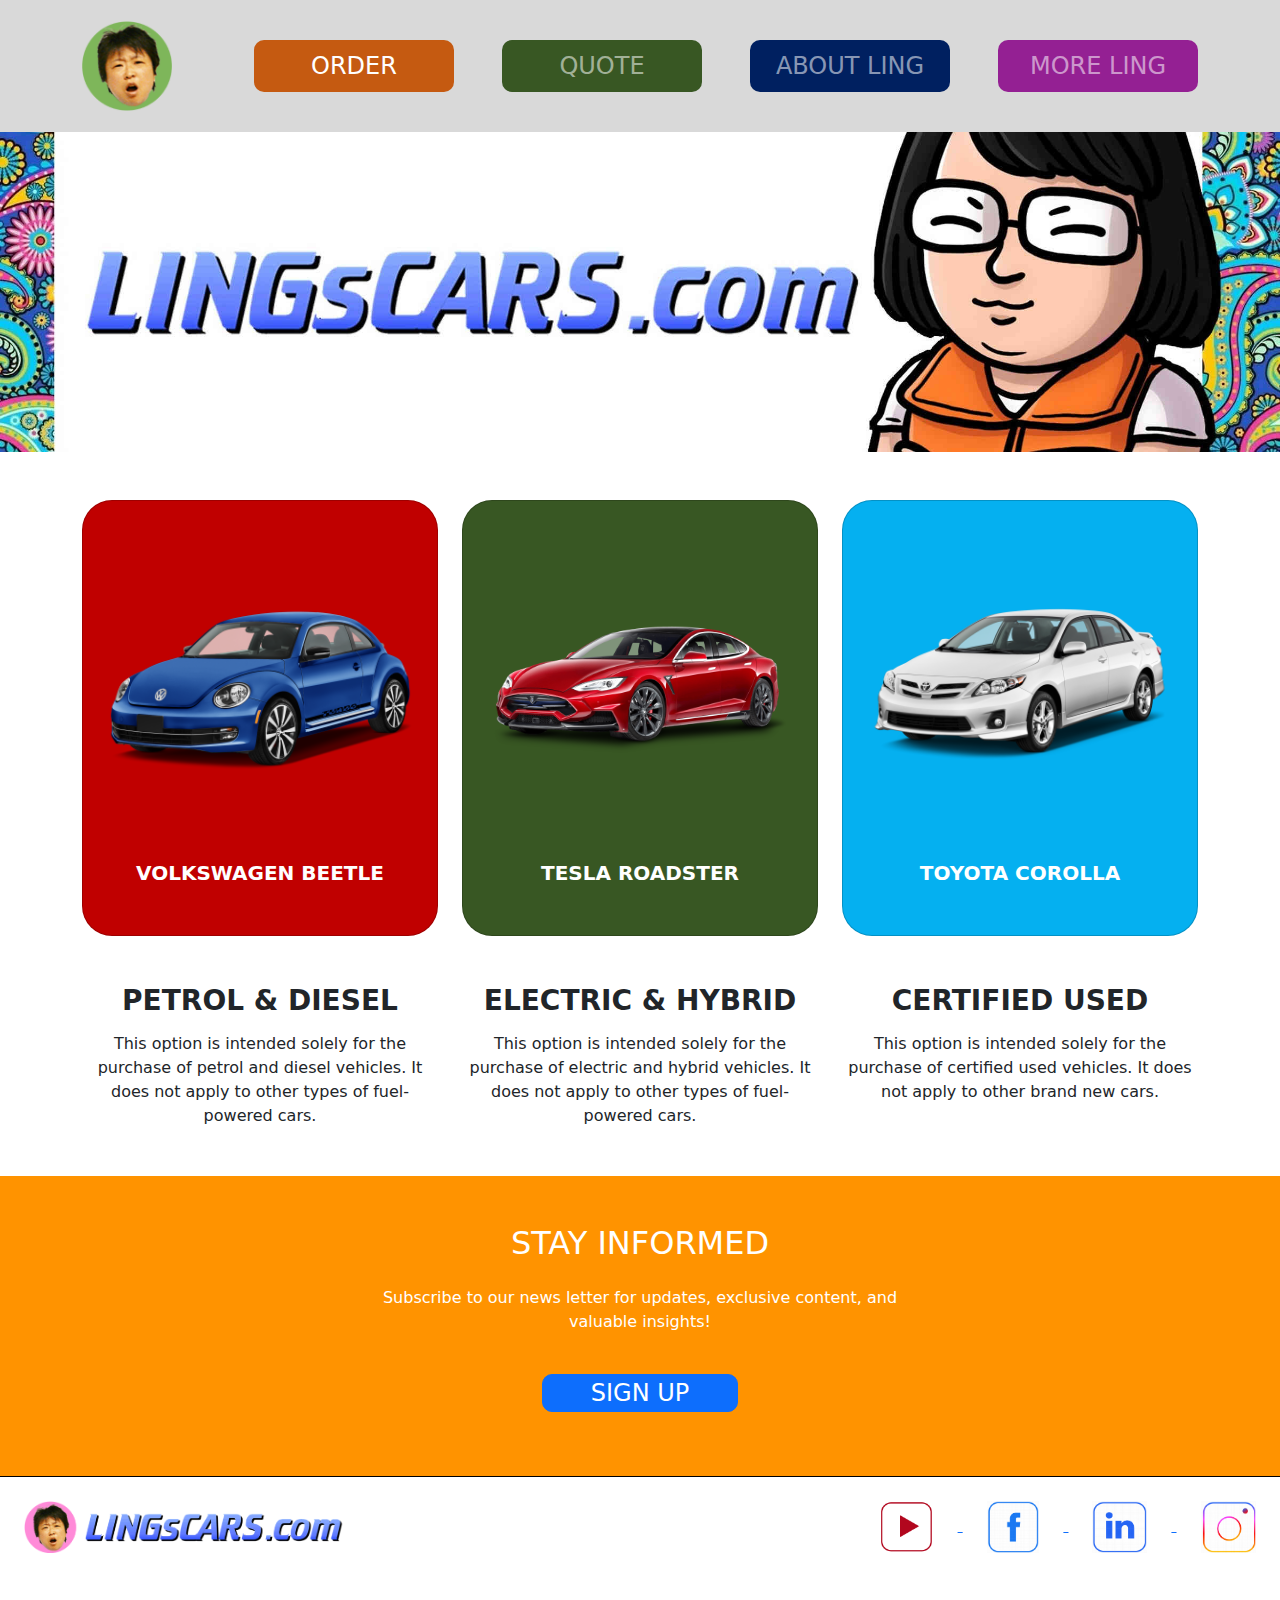
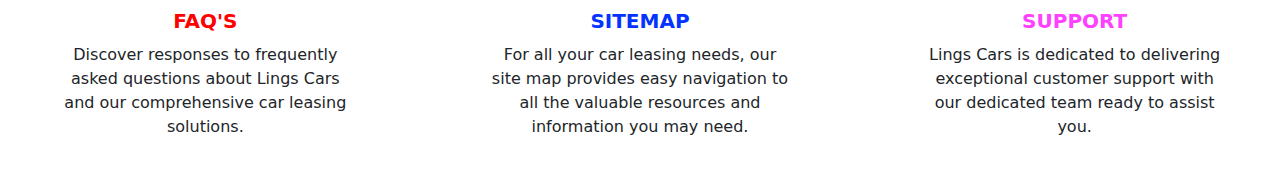
<file: index.html>
<!DOCTYPE html>
<html lang="en">
<head>
   <meta charset="UTF-8">
   <meta name="viewport" content="width=device-width, initial-scale=1.0">
   <title>LingsCars</title>
   <link href="https://cdn.jsdelivr.net/npm/bootstrap@5.3.2/dist/css/bootstrap.min.css" rel="stylesheet" integrity="sha384-T3c6CoIi6uLrA9TneNEoa7RxnatzjcDSCmG1MXxSR1GAsXEV/Dwwykc2MPK8M2HN" crossorigin="anonymous">
   <link rel="stylesheet" href="css/custom.css">
   <link rel="icon" type="image/x-icon" href="/favicon_io/favicon.ico">
</head>
<body>
   <script src="node_modules/bootstrap/dist/js/bootstrap.bundle.min.js"></script>
</body>
</html>
    <header>
      <nav class="navbar navbar-expand-md bg-grey p-3"data-bs-theme="dark">
        <div class="container">
          <a class="navbar-brand" href="#"> <img src="favicon_io/android-chrome-192x192.png"></a>
          <button class="navbar-toggler" type="button" data-bs-toggle="collapse" data-bs-target="#navbarNav" aria-controls="navbarNav" aria-expanded="false" aria-label="Toggle navigation">
            <span class="navbar-toggler-icon"></span>
          </button>
          <div class="collapse navbar-collapse" id="navbarNav">
            <ul class="gap-5 navbar-nav ms-auto">
              <li class="nav-item">
                <a class="bg-burntorange p-2 nav-link active" href="#">ORDER</a>
              </li>
              <li class="nav-item">
                <a class="bg-green p-2 nav-link" href="#">QUOTE</a>
              </li>
              <li class="nav-item">
                <a class="bg-navyblue p-2 nav-link" href="#">ABOUT LING</a>
              </li>
              <li class="nav-item">
               <a class="bg-magenta p-2 nav-link" href="#">MORE LING</a>
             </li>
            </ul>
          </div>
        </div>
      </nav>
    </header>
    <main>
      <img src="images/Lings-banner.jpg" class="card-img-top" alt="A LingsCars banner">
      <section id="cards" class="py-5">
        <div class="container">
          <div class="row gy-4">
            <div class="col-sm-6 col-lg-4">
               <a href="car-models.html" class="card bg-red text-white  p-4">
                <img src="images/cars/volkswagen.png" class="card-img-top" alt="">
                <div class="card-body">
                  <h5 class="card-title">VOLKSWAGEN BEETLE</h5>
                </div>
               </a>
              <h3 class="card-title">PETROL & DIESEL</h3>
              <p class="card-text">This option is intended solely for the purchase of petrol and diesel vehicles. It does not apply to other types of fuel-powered cars.</p>
            </div>
            <div class="col-sm-6 col-lg-4">
               <a href="car-models.html" class="card bg-green text-white  p-4">
                <img src="images/cars/electric/tesla-roadster.png" class="card-img-top" alt="">
                <div class="card-body">
                  <h5 class="card-title">TESLA ROADSTER</h5>
                </div>
               </a>
              <h3 class="card-title">ELECTRIC & HYBRID</h3>
              <p class="card-text">This option is intended solely for the purchase of electric and hybrid vehicles. It does not apply to other types of fuel-powered cars.</p>
            </div>
            <div class="col-sm-6 col-lg-4">
              <a href="car-models.html" class="card bg-babyblue text-white p-4">
                <img src="images/cars/used/toyota-corolla.png" class="card-img-top" alt="">
                <div class="card-body">
                  <h5 class="card-title">TOYOTA COROLLA</h5>
                </div>
               </a>
              <h3 class="card-title">CERTIFIED USED</h3>
              <p class="card-text">This option is intended solely for the purchase of certified used vehicles. It does not apply to other brand new cars.</p>
            </div>
          </div>
        </div>
      </section>
      
      <section class="bg-orange text-white py-5 p-3">
        <div class="container">
          <h2 class="mb-4">STAY INFORMED</h2>
          <div class="row d-flex align-items-center mb-4">
            <div class="col-lg-6 mx-auto">
              <p>Subscribe to our news letter  for updates, exclusive content, and valuable insights!</p>
            </div>
          </div>
          <div class="col d-flex align-items-start mb-3">
            <div class="mx-auto">
              <a href="#" class="p-3 px-5 btn btn-primary">
                SIGN UP
              </a>
            </div>
          </div>
        </div>
      </section>
    </main>
    <footer>
      <div class="d-flex justify-content-between">
        <img src="images/stock iamges/pink-footer-logo.png" class="footer-image py-4 px-4" alt="LingsCars pink-footer-logo">
        <div>
          <a href="https://www.youtube.com/user/lingscars">
          <img src="images/stock iamges/youtube-icon.png" class="footer-image py-4 px-4" alt="LingsCars youtube">
          </a>
          <a href="https://www.facebook.com/lingscars/">
          <img src="images/stock iamges/facebook-icon.png" class="footer-image py-4 px-4" alt="LingsCars facebook">
          </a>
          <a href="https://uk.linkedin.com/company/lingscars.com">
          <img src="images/stock iamges/linkedin-icon.png" class="footer-image py-4 px-4" alt="LingsCars linkedin">
          </a>
          <a href="https://www.instagram.com/lings_cars/?hl=en">
          <img src="images/stock iamges/instagram-icon.png" class="footer-image py-4 px-4" alt="LingsCars instagram">
          </a>
        </div>
      </div>

      <div class="row custom-margin">
         <div class="col-sm-6 col-lg-3 mx-auto">
            <h5 class="card-title red-text px-1">FAQ'S</h5>
            <p class="card-text">Discover responses to frequently asked questions about Lings Cars and our comprehensive car leasing solutions.</p>
          </div>
          <div class="col-sm-6 col-lg-3 mx-auto">
            <h5 class="card-title blue-text px-1">SITEMAP</h5>
            <p class="card-text">For all your car leasing needs, our site map provides easy navigation to all the valuable resources and information you may need.</p>
          </div>
          <div class="col-sm-6 col-lg-3 mx-auto">
            <h5 class="card-title pink-text px-1">SUPPORT</h5>
            <p class="card-text">Lings Cars is dedicated to delivering exceptional customer support with our dedicated team ready to assist you.</p>
         </div>
      </div>
    </footer>
    <script src="https://cdn.jsdelivr.net/npm/bootstrap@5.3.2/dist/js/bootstrap.bundle.min.js" integrity="sha384-C6RzsynM9kWDrMNeT87bh95OGNyZPhcTNXj1NW7RuBCsyN/o0jlpcV8Qyq46cDfL" crossorigin="anonymous"></script>
  </body>
</html>
</file>
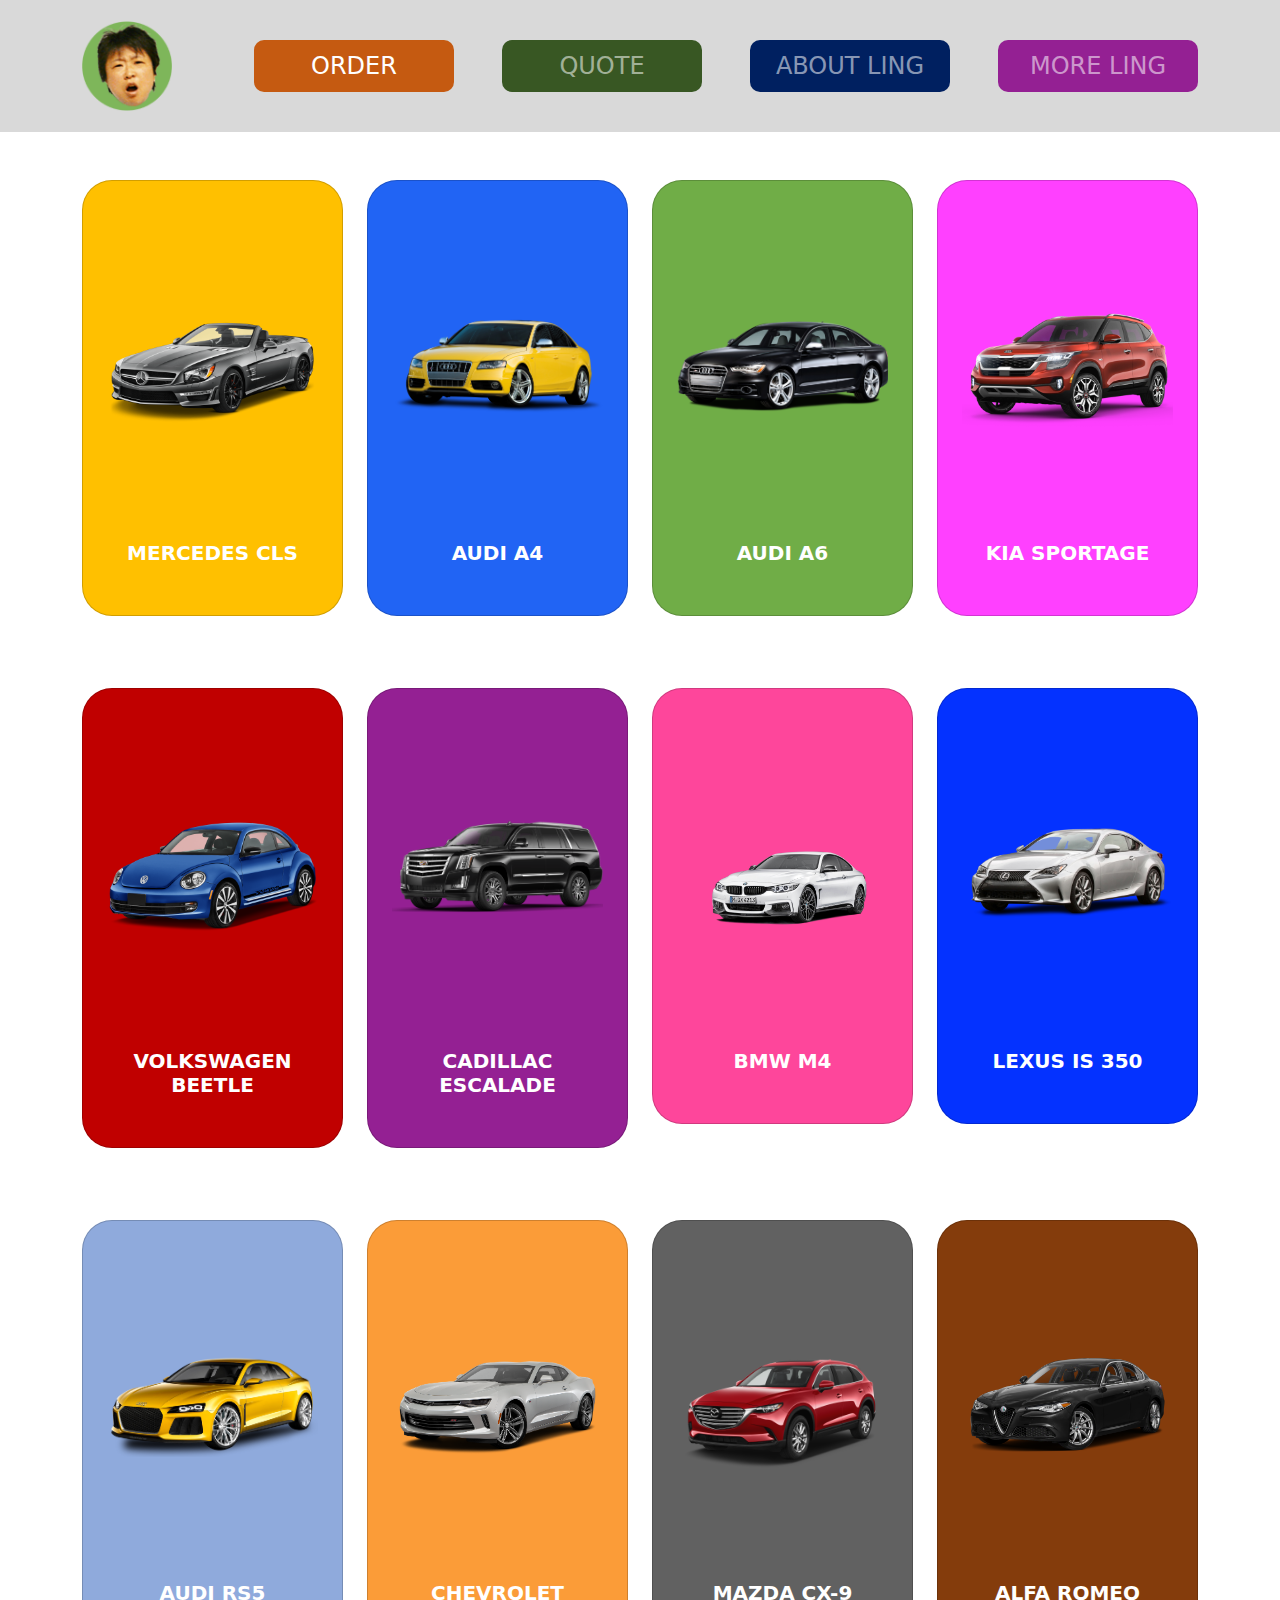
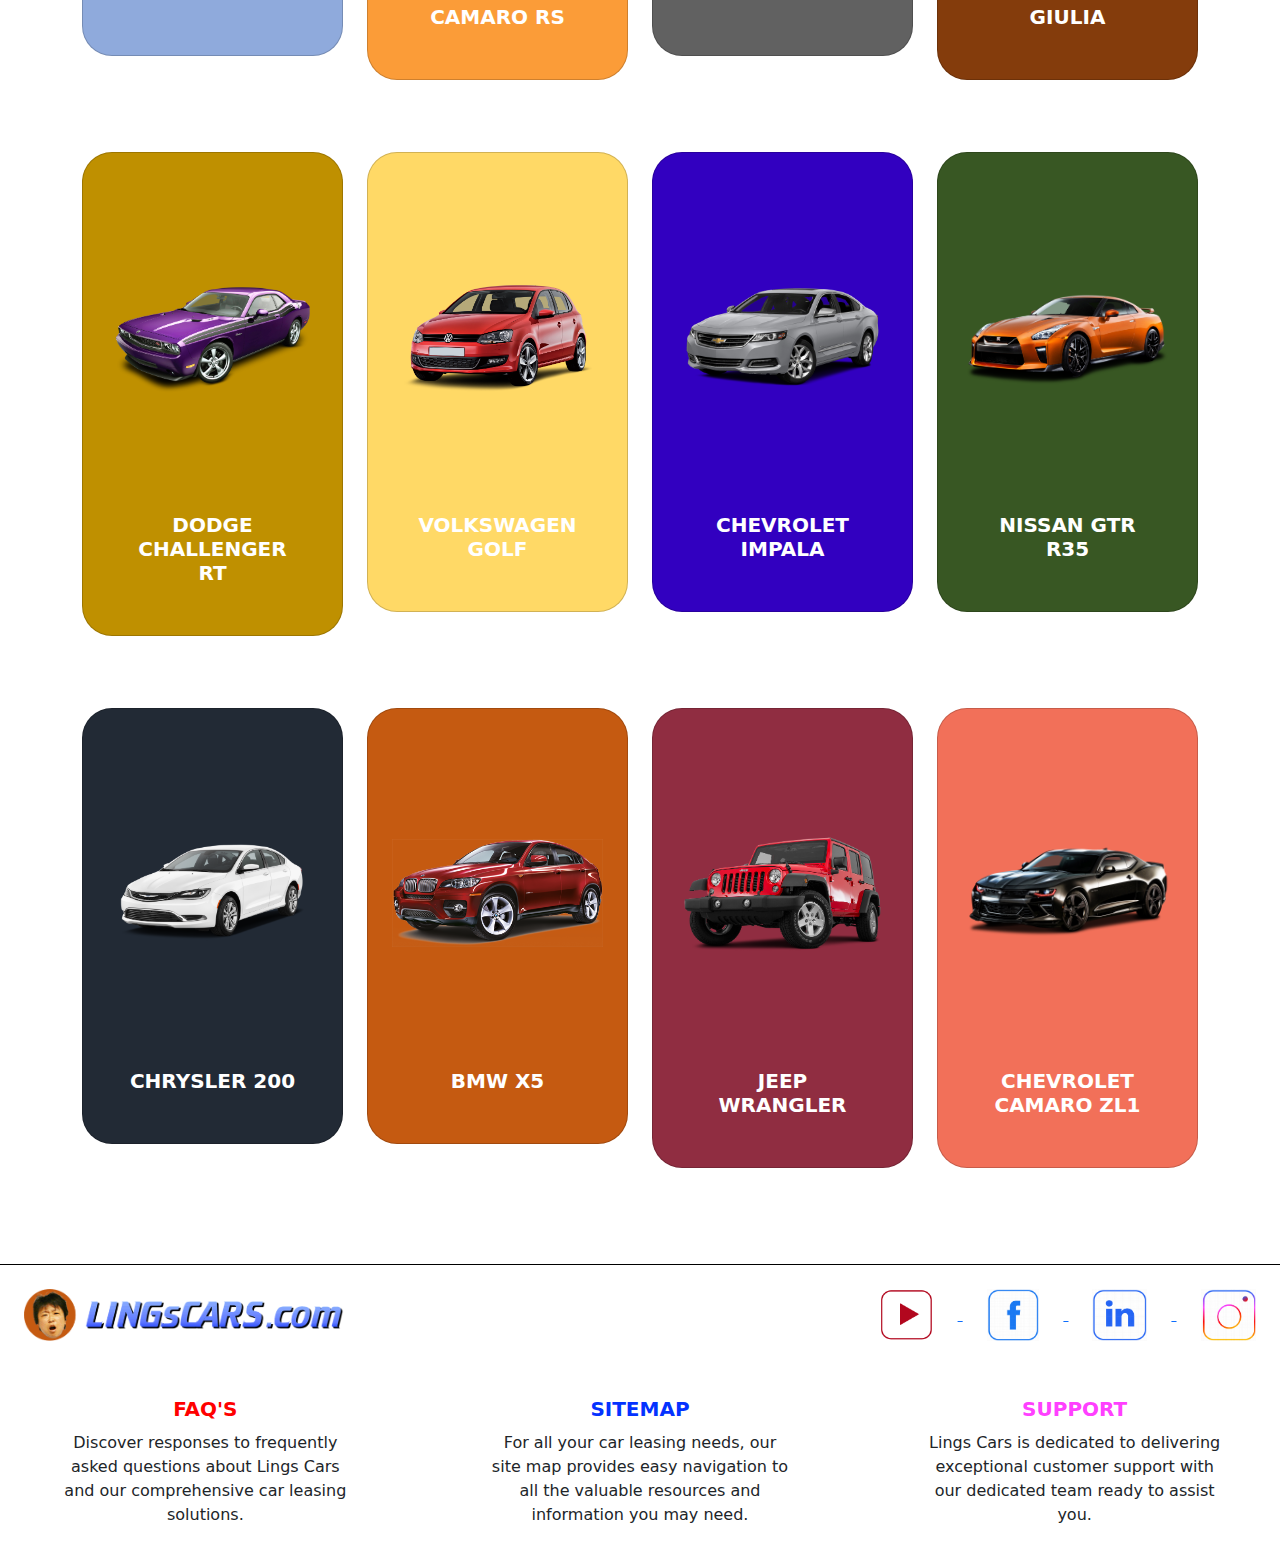
<file: car-models.html>
<!DOCTYPE html>
<html lang="en">
<head>
   <meta charset="UTF-8">
   <meta name="viewport" content="width=device-width, initial-scale=1.0">
   <title>LingsCars</title>
   <link rel="stylesheet" href="css/custom.css">
</head>
<body>
   <script src="node_modules/bootstrap/dist/js/bootstrap.bundle.min.js"></script>
</body>
</html>
<header>
      <nav class="navbar navbar-expand-md bg-grey p-3"data-bs-theme="dark">
        <div class="container">
          <a class="navbar-brand" href="#"> <img src="favicon_io/android-chrome-192x192.png"></a>
          <button class="navbar-toggler" type="button" data-bs-toggle="collapse" data-bs-target="#navbarNav" aria-controls="navbarNav" aria-expanded="false" aria-label="Toggle navigation">
            <span class="navbar-toggler-icon"></span>
          </button>
          <div class="collapse navbar-collapse" id="navbarNav">
            <ul class="gap-5 navbar-nav ms-auto">
              <li class="nav-item">
                <a class="bg-burntorange p-2 nav-link active" href="#">ORDER</a>
              </li>
              <li class="nav-item">
                <a class="bg-green p-2 nav-link" href="#">QUOTE</a>
              </li>
              <li class="nav-item">
                <a class="bg-navyblue p-2 nav-link" href="#">ABOUT LING</a>
              </li>
              <li class="nav-item">
               <a class="bg-magenta p-2 nav-link" href="#">MORE LING</a>
             </li>
            </ul>
          </div>
        </div>
      </nav>
    </header>
    <main>
      <section id="cards" class="py-5">
        <div class="container">
          <div class="row gy-4">
            <div class="col-sm-6 col-lg-3">
               <a href="vehicle-types.html" class="card bg-yellow text-white  p-4">
                <img src="images/cars/mercedes-cls.png" class="card-img-top" alt="">
                <div class="card-body">
                  <h5 class="card-title">MERCEDES CLS</h5>
                </div>
               </a>
            </div>
            <div class="col-sm-6 col-lg-3">
               <a href="vehicle-types.html" class="card bg-blue text-white  p-4">
                <img src="images/cars/audi-a4.png" class="card-img-top" alt="">
                <div class="card-body">
                  <h5 class="card-title">AUDI A4</h5>
                </div>
               </a>
            </div>
            <div class="col-sm-6 col-lg-3">
               <a href="vehicle-types.html" class="card bg-lightgreen text-white  p-4">
                <img src="images/cars/audi-a6.png" class="card-img-top" alt="">
                <div class="card-body">
                  <h5 class="card-title">AUDI A6</h5>
                </div>
               </a>
            </div>
            <div class="col-sm-6 col-lg-3">
               <a href="vehicle-types.html" class="card bg-hotpink text-white  p-4">
                <img src="images/cars/kia-sportage.png" class="card-img-top" alt="">
                <div class="card-body">
                  <h5 class="card-title">KIA SPORTAGE</h5>
                </div>
               </a>
            </div>
            <div class="col-sm-6 col-lg-3">
               <a href="vehicle-types.html" class="card bg-red text-white  p-4">
                <img src="images/cars/volkswagen.png" class="card-img-top" alt="">
                <div class="card-body">
                  <h5 class="card-title">VOLKSWAGEN BEETLE</h5>
                </div>
               </a>
            </div>
            <div class="col-sm-6 col-lg-3">
               <a href="vehicle-types.html" class="card bg-magenta text-white  p-4">
                <img src="images/cars/cadillac-escalade.png" class="card-img-top" alt="">
                <div class="card-body">
                  <h5 class="card-title">CADILLAC ESCALADE</h5>
                </div>
               </a>
            </div>
            <div class="col-sm-6 col-lg-3">
               <a href="vehicle-types.html" class="card bg-pink text-white  p-4">
                <img src="images/cars/bmw-m4.png" class="card-img-top" alt="">
                <div class="card-body">
                  <h5 class="card-title">BMW M4</h5>
                </div>
               </a>
            </div>
            <div class="col-sm-6 col-lg-3">
               <a href="vehicle-types.html" class="card bg-neonblue text-white  p-4">
                <img src="images/cars/lexus-is-350.png" class="card-img-top" alt="">
                <div class="card-body">
                  <h5 class="card-title">LEXUS IS 350</h5>
                </div>
               </a>
            </div>
            <div class="col-sm-6 col-lg-3">
               <a href="vehicle-types.html" class="card bg-pastelblue text-white  p-4">
                <img src="images/cars/audi-rs5.png" class="card-img-top" alt="">
                <div class="card-body">
                  <h5 class="card-title">AUDI RS5 </h5>
                </div>
               </a>
            </div>
            <div class="col-sm-6 col-lg-3">
               <a href="vehicle-types.html" class="card bg-pastelorange text-white  p-4">
                <img src="images/cars/chevy-camaro-rs.png" class="card-img-top" alt="">
                <div class="card-body">
                  <h5 class="card-title">CHEVROLET CAMARO RS</h5>
                </div>
               </a>
            </div>
            <div class="col-sm-6 col-lg-3">
               <a href="vehicle-types.html" class="card bg-lightgrey text-white  p-4">
                <img src="images/cars/mazda-cx-9.png" class="card-img-top" alt="">
                <div class="card-body">
                  <h5 class="card-title">MAZDA CX-9</h5>
                </div>
               </a>
            </div>
            <div class="col-sm-6 col-lg-3">
               <a href="vehicle-types.html" class="card bg-brown text-white  p-4">
                <img src="images/cars/alfa-romeo-giulia.png" class="card-img-top" alt="">
                <div class="card-body">
                  <h5 class="card-title">ALFA ROMEO GIULIA</h5>
                </div>
               </a>
            </div>
            <div class="col-sm-6 col-lg-3">
               <a href="vehicle-types.html" class="card bg-mustard text-white  p-4">
                <img src="images/cars/dodge-challenger-rt.png" class="card-img-top" alt="">
                <div class="card-body">
                  <h5 class="card-title">DODGE CHALLENGER RT</h5>
                </div>
               </a>
            </div>
            <div class="col-sm-6 col-lg-3">
               <a href="vehicle-types.html" class="card bg-pastelyellow text-white  p-4">
                <img src="images/cars/volkswagen-golf.png" class="card-img-top" alt="">
                <div class="card-body">
                  <h5 class="card-title">VOLKSWAGEN GOLF</h5>
                </div>
               </a>
            </div>
            <div class="col-sm-6 col-lg-3">
               <a href="vehicle-types.html" class="card bg-purpblue text-white  p-4">
                <img src="images/cars/chevy-impala.png" class="card-img-top" alt="">
                <div class="card-body">
                  <h5 class="card-title">CHEVROLET IMPALA</h5>
                </div>
               </a>
            </div>
            <div class="col-sm-6 col-lg-3">
               <a href="vehicle-types.html" class="card bg-green text-white  p-4">
                <img src="images/cars/nissan-gtr-35.png" class="card-img-top" alt="">
                <div class="card-body">
                  <h5 class="card-title">NISSAN GTR R35</h5>
                </div>
               </a>
            </div>
            <div class="col-sm-6 col-lg-3">
              <a href="vehicle-types.html" class="card bg-darkgrey text-white p-4">
                <img src="images/cars/chrysler-200.png" class="card-img-top" alt="">
                <div class="card-body">
                  <h5 class="card-title">CHRYSLER 200</h5>
                </div>
               </a>
            </div>
            <div class="col-sm-6 col-lg-3">
               <a href="vehicle-types.html" class="card bg-burntorange text-white  p-4">
                <img src="images/cars/bmw-x5.png" class="card-img-top" alt="">
                <div class="card-body">
                  <h5 class="card-title">BMW X5</h5>
                </div>
               </a>
            </div>
            <div class="col-sm-6 col-lg-3">
               <a href="vehicle-types.html" class="card bg-burgundy text-white  p-4">
                <img src="images/cars/jeep-wrangler.png" class="card-img-top" alt="">
                <div class="card-body">
                  <h5 class="card-title">JEEP WRANGLER</h5>
                </div>
               </a>
            </div>
            <div class="col-sm-6 col-lg-3">
              <a href="vehicle-types.html" class="card bg-salmon text-white p-4">
                <img src="images/cars/chevy-zl1.png" class="card-img-top" alt="">
                <div class="card-body">
                  <h5 class="card-title">CHEVROLET CAMARO ZL1</h5>
                </div>
               </a>
            </div>
          </div>
        </div>
      </section>
    </main>
    <footer>
      <div class="d-flex justify-content-between">
        <img src="images/stock iamges/brown-footer-logo.png" class="footer-image py-4 px-4" alt="LingsCars brown-footer-logo">
        <div>
          <a href="https://www.youtube.com/user/lingscars">
            <img src="images/stock iamges/youtube-icon.png" class="footer-image py-4 px-4" alt="LingsCars youtube">
            </a>
            <a href="https://www.facebook.com/lingscars/">
            <img src="images/stock iamges/facebook-icon.png" class="footer-image py-4 px-4" alt="LingsCars facebook">
            </a>
            <a href="https://uk.linkedin.com/company/lingscars.com">
            <img src="images/stock iamges/linkedin-icon.png" class="footer-image py-4 px-4" alt="LingsCars linkedin">
            </a>
            <a href="https://www.instagram.com/lings_cars/?hl=en">
            <img src="images/stock iamges/instagram-icon.png" class="footer-image py-4 px-4" alt="LingsCars instagram">
            </a>
        </div>
      </div>

      <div class="row custom-margin">
         <div class="col-sm-6 col-lg-3 mx-auto">
            <h5 class="card-title red-text px-1">FAQ'S</h5>
            <p class="card-text">Discover responses to frequently asked questions about Lings Cars and our comprehensive car leasing solutions.</p>
          </div>
          <div class="col-sm-6 col-lg-3 mx-auto">
            <h5 class="card-title blue-text px-1">SITEMAP</h5>
            <p class="card-text">For all your car leasing needs, our site map provides easy navigation to all the valuable resources and information you may need.</p>
          </div>
          <div class="col-sm-6 col-lg-3 mx-auto">
            <h5 class="card-title pink-text px-1">SUPPORT</h5>
            <p class="card-text">Lings Cars is dedicated to delivering exceptional customer support with our dedicated team ready to assist you.</p>
         </div>
      </div>
    </footer>
    <script src="https://cdn.jsdelivr.net/npm/bootstrap@5.3.2/dist/js/bootstrap.bundle.min.js" integrity="sha384-C6RzsynM9kWDrMNeT87bh95OGNyZPhcTNXj1NW7RuBCsyN/o0jlpcV8Qyq46cDfL" crossorigin="anonymous"></script>
  </body>
</html>
</file>
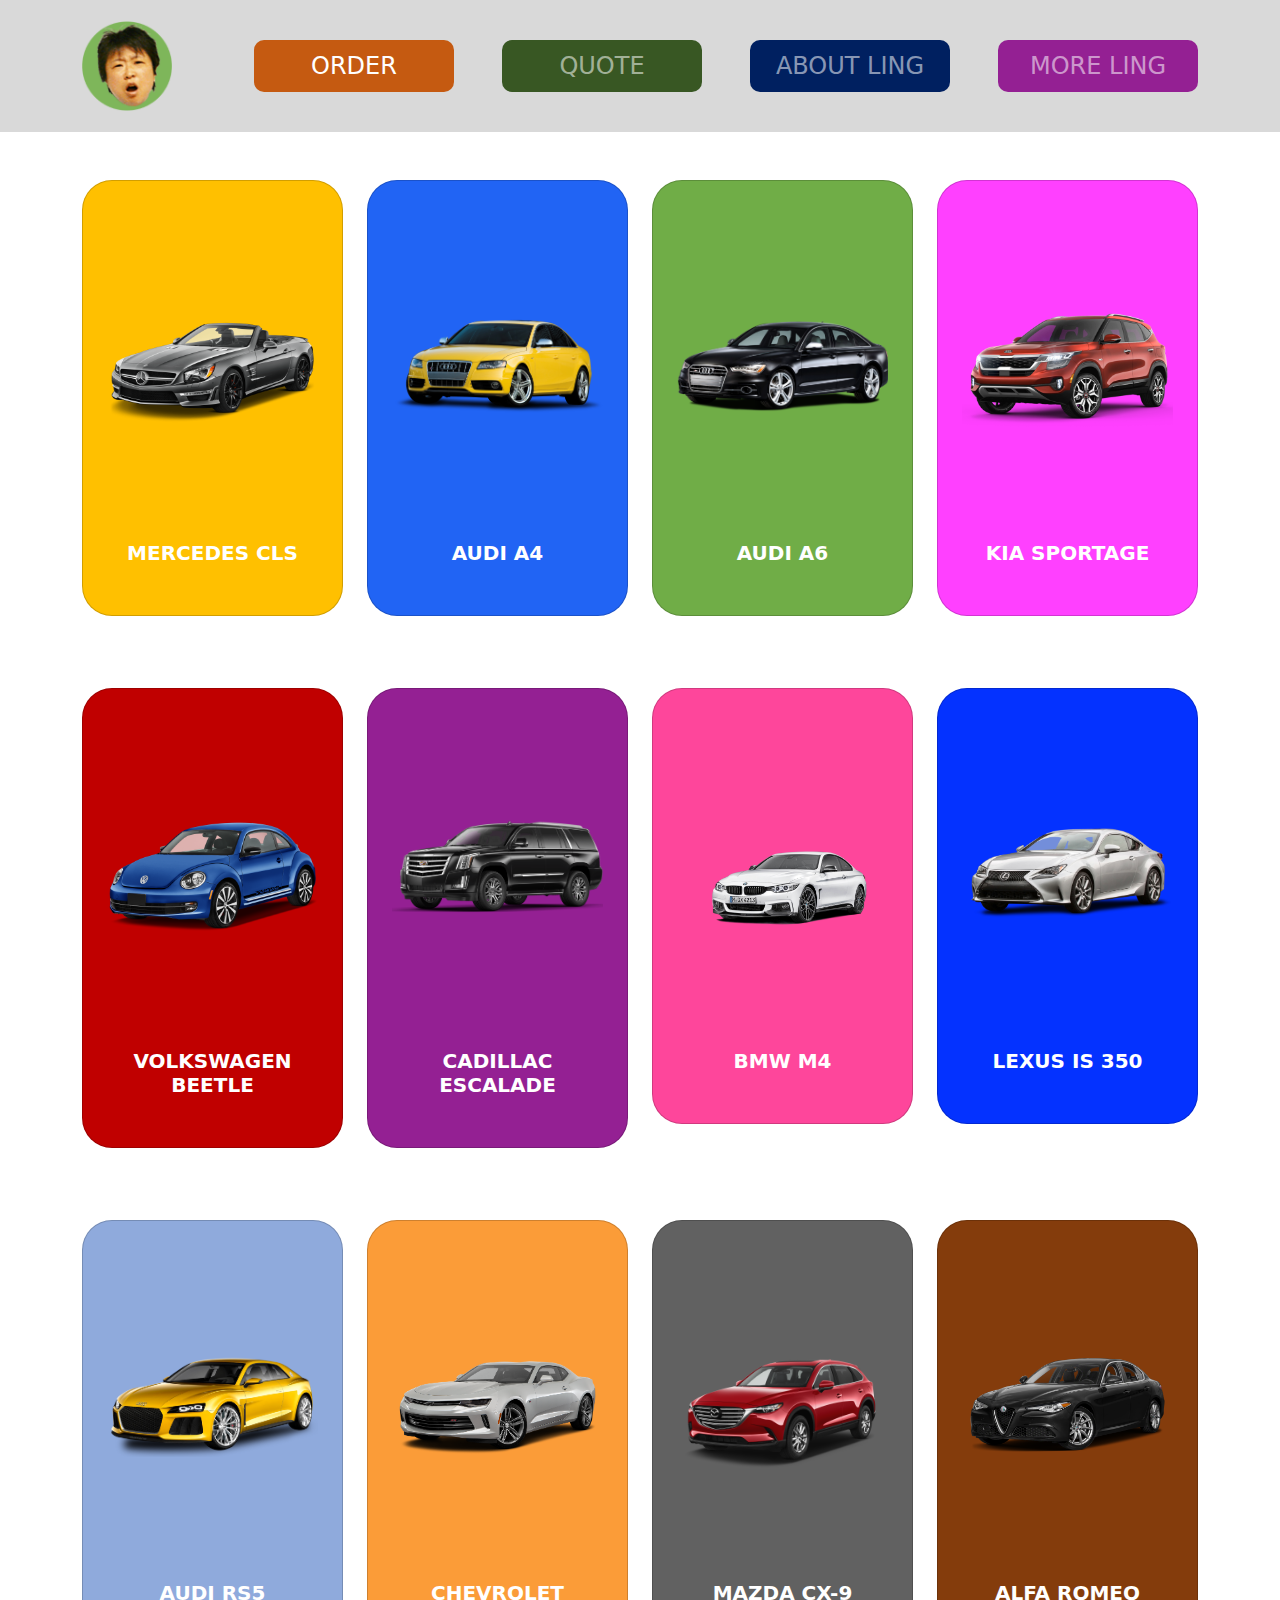
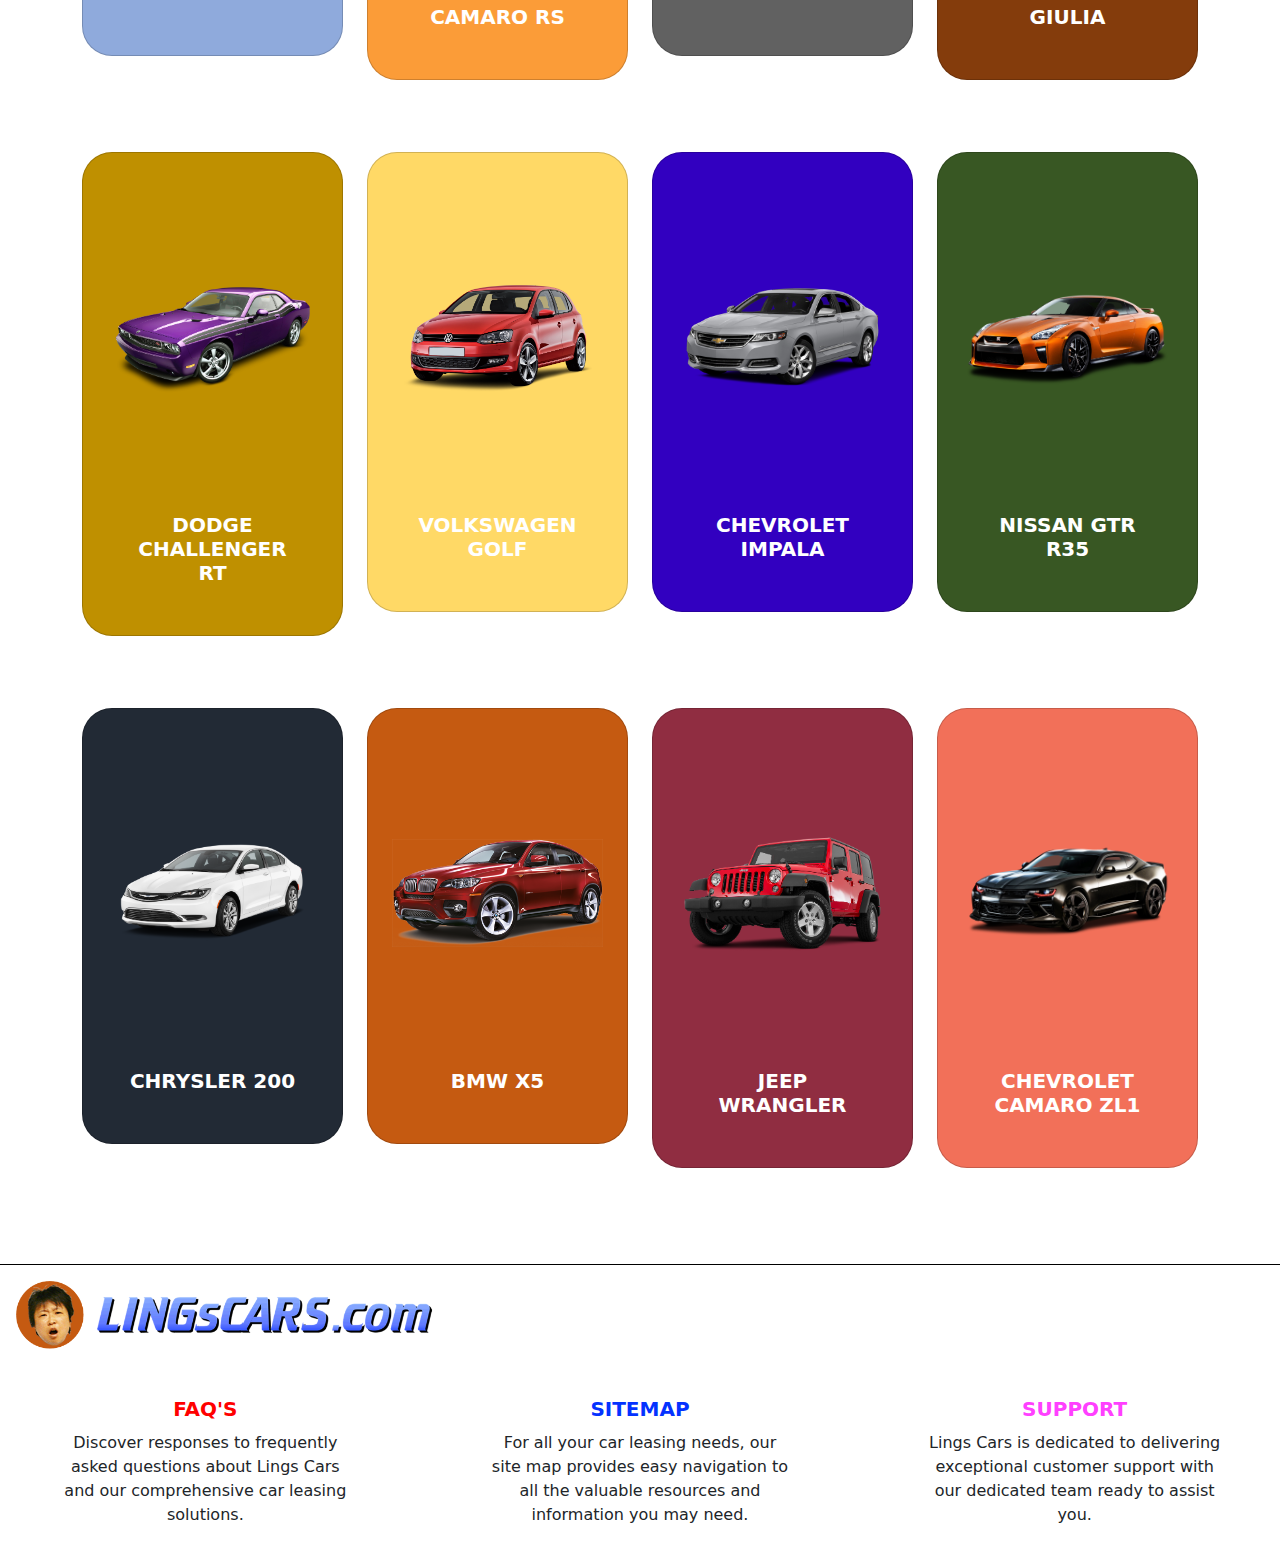
<file: models.html>
<!DOCTYPE html>
<html lang="en">
<head>
   <meta charset="UTF-8">
   <meta name="viewport" content="width=device-width, initial-scale=1.0">
   <title>LingsCars</title>
   <link rel="stylesheet" href="css/custom.css">
</head>
<body>
   <script src="node_modules/bootstrap/dist/js/bootstrap.bundle.min.js"></script>
</body>
</html>
<header>
      <nav class="navbar navbar-expand-md bg-grey p-3"data-bs-theme="dark">
        <div class="container">
          <a class="navbar-brand" href="#"> <img src="favicon_io/android-chrome-192x192.png"></a>
          <button class="navbar-toggler" type="button" data-bs-toggle="collapse" data-bs-target="#navbarNav" aria-controls="navbarNav" aria-expanded="false" aria-label="Toggle navigation">
            <span class="navbar-toggler-icon"></span>
          </button>
          <div class="collapse navbar-collapse" id="navbarNav">
            <ul class="gap-5 navbar-nav ms-auto">
              <li class="nav-item">
                <a class="bg-burntorange p-2 nav-link active" href="#">ORDER</a>
              </li>
              <li class="nav-item">
                <a class="bg-green p-2 nav-link" href="#">QUOTE</a>
              </li>
              <li class="nav-item">
                <a class="bg-navyblue p-2 nav-link" href="#">ABOUT LING</a>
              </li>
              <li class="nav-item">
               <a class="bg-magenta p-2 nav-link" href="#">MORE LING</a>
             </li>
            </ul>
          </div>
        </div>
      </nav>
    </header>
    <main>
      <section id="cards" class="py-5">
        <div class="container">
          <div class="row gy-4">
            <div class="col-sm-6 col-lg-3">
               <a href="vehicle-types.html" class="card bg-yellow text-white  p-4">
                <img src="images/cars/mercedes-cls.png" class="card-img-top" alt="">
                <div class="card-body">
                  <h5 class="card-title">MERCEDES CLS</h5>
                </div>
               </a>
            </div>
            <div class="col-sm-6 col-lg-3">
               <a href="vehicle-types.html" class="card bg-blue text-white  p-4">
                <img src="images/cars/audi-a4.png" class="card-img-top" alt="">
                <div class="card-body">
                  <h5 class="card-title">AUDI A4</h5>
                </div>
               </a>
            </div>
            <div class="col-sm-6 col-lg-3">
               <a href="vehicle-types.html" class="card bg-lightgreen text-white  p-4">
                <img src="images/cars/audi-a6.png" class="card-img-top" alt="">
                <div class="card-body">
                  <h5 class="card-title">AUDI A6</h5>
                </div>
               </a>
            </div>
            <div class="col-sm-6 col-lg-3">
               <a href="vehicle-types.html" class="card bg-hotpink text-white  p-4">
                <img src="images/cars/kia-sportage.png" class="card-img-top" alt="">
                <div class="card-body">
                  <h5 class="card-title">KIA SPORTAGE</h5>
                </div>
               </a>
            </div>
            <div class="col-sm-6 col-lg-3">
               <a href="vehicle-types.html" class="card bg-red text-white  p-4">
                <img src="images/cars/volkswagen.png" class="card-img-top" alt="">
                <div class="card-body">
                  <h5 class="card-title">VOLKSWAGEN BEETLE</h5>
                </div>
               </a>
            </div>
            <div class="col-sm-6 col-lg-3">
               <a href="vehicle-types.html" class="card bg-magenta text-white  p-4">
                <img src="images/cars/cadillac-escalade.png" class="card-img-top" alt="">
                <div class="card-body">
                  <h5 class="card-title">CADILLAC ESCALADE</h5>
                </div>
               </a>
            </div>
            <div class="col-sm-6 col-lg-3">
               <a href="vehicle-types.html" class="card bg-pink text-white  p-4">
                <img src="images/cars/bmw-m4.png" class="card-img-top" alt="">
                <div class="card-body">
                  <h5 class="card-title">BMW M4</h5>
                </div>
               </a>
            </div>
            <div class="col-sm-6 col-lg-3">
               <a href="vehicle-types.html" class="card bg-neonblue text-white  p-4">
                <img src="images/cars/lexus-is-350.png" class="card-img-top" alt="">
                <div class="card-body">
                  <h5 class="card-title">LEXUS IS 350</h5>
                </div>
               </a>
            </div>
            <div class="col-sm-6 col-lg-3">
               <a href="vehicle-types.html" class="card bg-pastelblue text-white  p-4">
                <img src="images/cars/audi-rs5.png" class="card-img-top" alt="">
                <div class="card-body">
                  <h5 class="card-title">AUDI RS5 </h5>
                </div>
               </a>
            </div>
            <div class="col-sm-6 col-lg-3">
               <a href="vehicle-types.html" class="card bg-pastelorange text-white  p-4">
                <img src="images/cars/chevy-camaro-rs.png" class="card-img-top" alt="">
                <div class="card-body">
                  <h5 class="card-title">CHEVROLET CAMARO RS</h5>
                </div>
               </a>
            </div>
            <div class="col-sm-6 col-lg-3">
               <a href="vehicle-types.html" class="card bg-lightgrey text-white  p-4">
                <img src="images/cars/mazda-cx-9.png" class="card-img-top" alt="">
                <div class="card-body">
                  <h5 class="card-title">MAZDA CX-9</h5>
                </div>
               </a>
            </div>
            <div class="col-sm-6 col-lg-3">
               <a href="vehicle-types.html" class="card bg-brown text-white  p-4">
                <img src="images/cars/alfa-romeo-giulia.png" class="card-img-top" alt="">
                <div class="card-body">
                  <h5 class="card-title">ALFA ROMEO GIULIA</h5>
                </div>
               </a>
            </div>
            <div class="col-sm-6 col-lg-3">
               <a href="vehicle-types.html" class="card bg-mustard text-white  p-4">
                <img src="images/cars/dodge-challenger-rt.png" class="card-img-top" alt="">
                <div class="card-body">
                  <h5 class="card-title">DODGE CHALLENGER RT</h5>
                </div>
               </a>
            </div>
            <div class="col-sm-6 col-lg-3">
               <a href="vehicle-types.html" class="card bg-pastelyellow text-white  p-4">
                <img src="images/cars/volkswagen-golf.png" class="card-img-top" alt="">
                <div class="card-body">
                  <h5 class="card-title">VOLKSWAGEN GOLF</h5>
                </div>
               </a>
            </div>
            <div class="col-sm-6 col-lg-3">
               <a href="vehicle-types.html" class="card bg-purpblue text-white  p-4">
                <img src="images/cars/chevy-impala.png" class="card-img-top" alt="">
                <div class="card-body">
                  <h5 class="card-title">CHEVROLET IMPALA</h5>
                </div>
               </a>
            </div>
            <div class="col-sm-6 col-lg-3">
               <a href="vehicle-types.html" class="card bg-green text-white  p-4">
                <img src="images/cars/nissan-gtr-35.png" class="card-img-top" alt="">
                <div class="card-body">
                  <h5 class="card-title">NISSAN GTR R35</h5>
                </div>
               </a>
            </div>
            <div class="col-sm-6 col-lg-3">
              <a href="vehicle-types.html" class="card bg-darkgrey text-white p-4">
                <img src="images/cars/chrysler-200.png" class="card-img-top" alt="">
                <div class="card-body">
                  <h5 class="card-title">CHRYSLER 200</h5>
                </div>
               </a>
            </div>
            <div class="col-sm-6 col-lg-3">
               <a href="vehicle-types.html" class="card bg-burntorange text-white  p-4">
                <img src="images/cars/bmw-x5.png" class="card-img-top" alt="">
                <div class="card-body">
                  <h5 class="card-title">BMW X5</h5>
                </div>
               </a>
            </div>
            <div class="col-sm-6 col-lg-3">
               <a href="vehicle-types.html" class="card bg-burgundy text-white  p-4">
                <img src="images/cars/jeep-wrangler.png" class="card-img-top" alt="">
                <div class="card-body">
                  <h5 class="card-title">JEEP WRANGLER</h5>
                </div>
               </a>
            </div>
            <div class="col-sm-6 col-lg-3">
              <a href="vehicle-types.html" class="card bg-salmon text-white p-4">
                <img src="images/cars/chevy-zl1.png" class="card-img-top" alt="">
                <div class="card-body">
                  <h5 class="card-title">CHEVROLET CAMARO ZL1</h5>
                </div>
               </a>
            </div>
          </div>
        </div>
      </section>
    </main>
    <footer>
      <img src="images/stock iamges/brown-footer-logo.png" class="footer-image py-3 px-3" alt="LingsCars pink-footer-logo">
      <div class="row custom-margin">
         <div class="col-sm-6 col-lg-3 mx-auto">
            <h5 class="card-title red-text px-1">FAQ'S</h5>
            <p class="card-text">Discover responses to frequently asked questions about Lings Cars and our comprehensive car leasing solutions.</p>
          </div>
          <div class="col-sm-6 col-lg-3 mx-auto">
            <h5 class="card-title blue-text px-1">SITEMAP</h5>
            <p class="card-text">For all your car leasing needs, our site map provides easy navigation to all the valuable resources and information you may need.</p>
          </div>
          <div class="col-sm-6 col-lg-3 mx-auto">
            <h5 class="card-title pink-text px-1">SUPPORT</h5>
            <p class="card-text">Lings Cars is dedicated to delivering exceptional customer support with our dedicated team ready to assist you.</p>
         </div>
      </div>
    </footer>
    <script src="https://cdn.jsdelivr.net/npm/bootstrap@5.3.2/dist/js/bootstrap.bundle.min.js" integrity="sha384-C6RzsynM9kWDrMNeT87bh95OGNyZPhcTNXj1NW7RuBCsyN/o0jlpcV8Qyq46cDfL" crossorigin="anonymous"></script>
  </body>
</html>
</file>
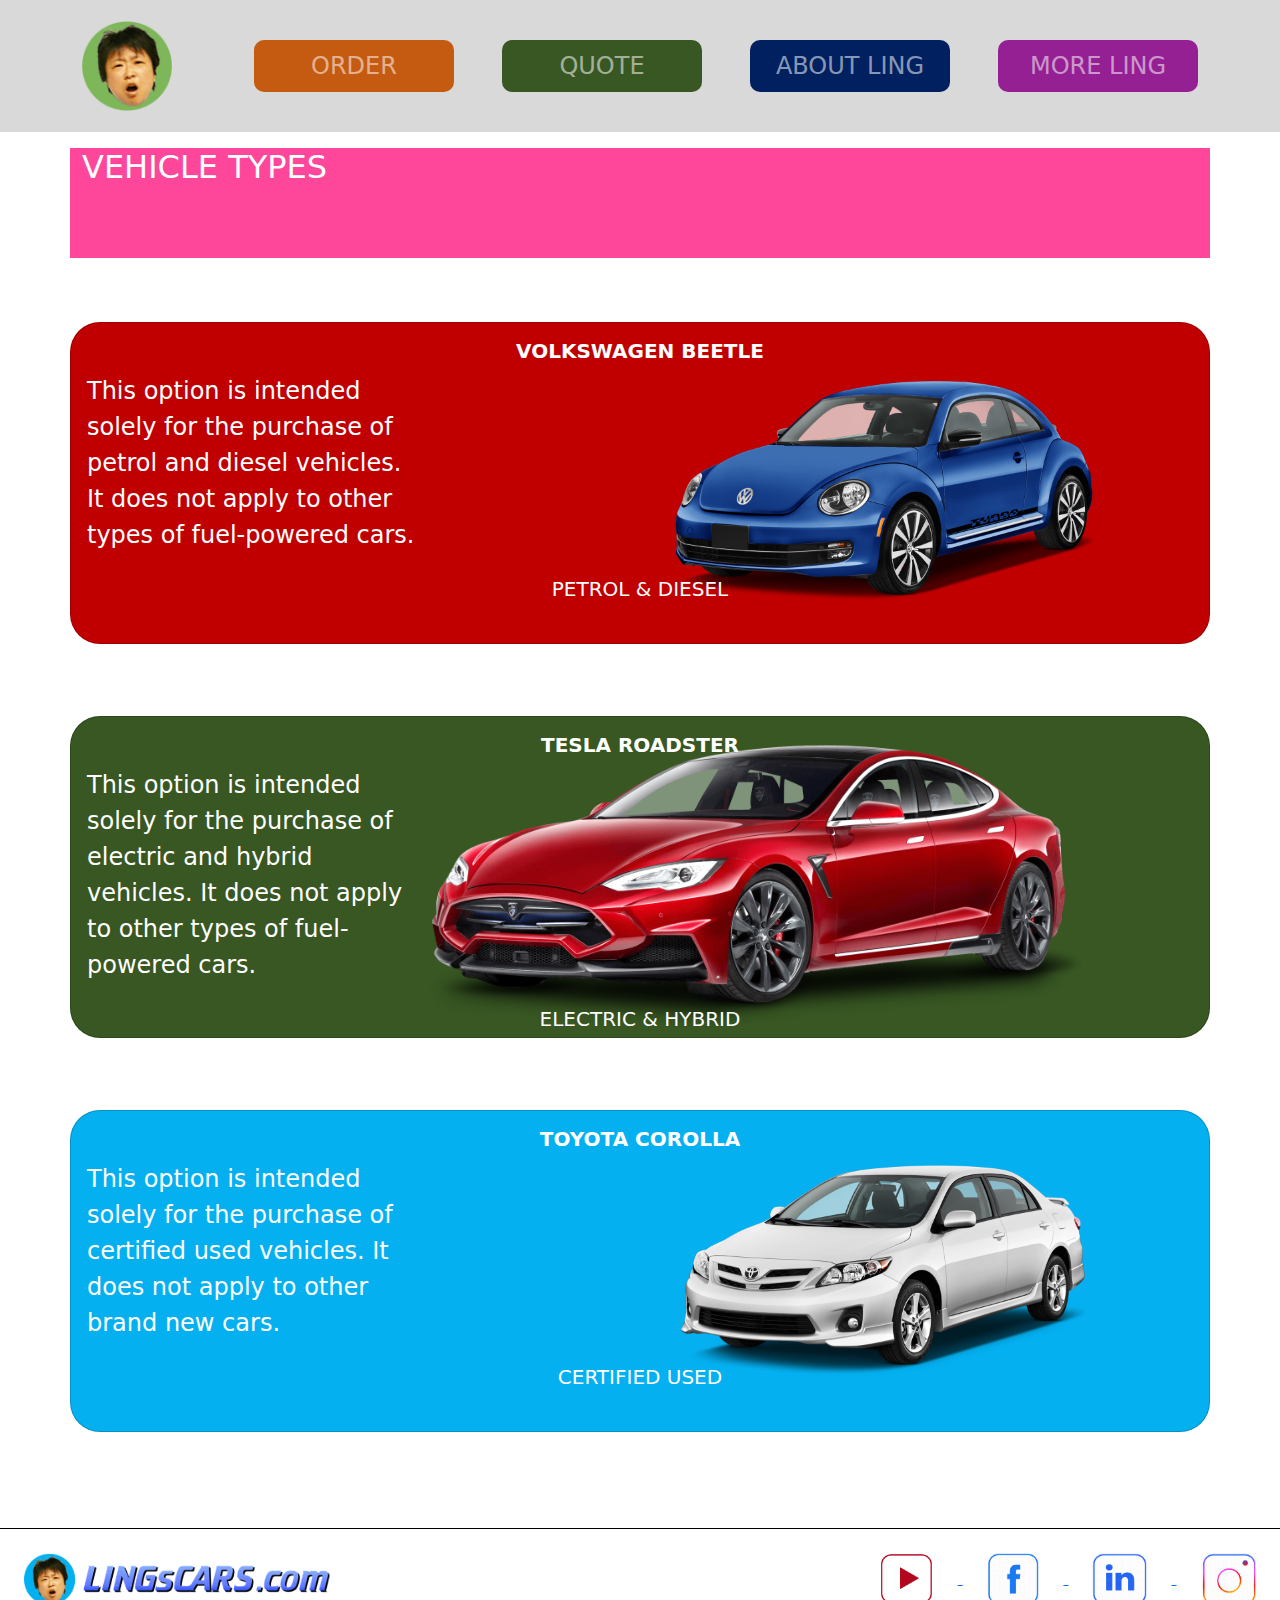
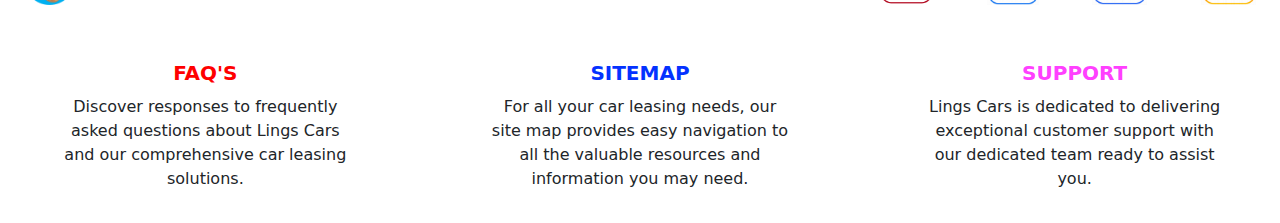
<file: vehicle-types.html>
<!DOCTYPE html>
<html lang="en">
<head>
   <meta charset="UTF-8">
   <meta name="viewport" content="width=device-width, initial-scale=1.0">
   <title>LingsCars</title>
   <link href="https://cdn.jsdelivr.net/npm/bootstrap@5.3.2/dist/css/bootstrap.min.css" rel="stylesheet" integrity="sha384-T3c6CoIi6uLrA9TneNEoa7RxnatzjcDSCmG1MXxSR1GAsXEV/Dwwykc2MPK8M2HN" crossorigin="anonymous">
   <link rel="stylesheet" href="css/custom.css">
   <link rel="icon" type="image/x-icon" href="/favicon_io/favicon.ico">
</head>
<body>
   <script src="node_modules/bootstrap/dist/js/bootstrap.bundle.min.js"></script>
</body>
</html>
    <header>
      <nav class="navbar navbar-expand-md bg-grey p-3"data-bs-theme="dark">
        <div class="container">
          <a class="navbar-brand" href="#"> <img src="favicon_io/android-chrome-192x192.png"></a>
          <button class="navbar-toggler" type="button" data-bs-toggle="collapse" data-bs-target="#navbarNav" aria-controls="navbarNav" aria-expanded="false" aria-label="Toggle navigation">
            <span class="navbar-toggler-icon"></span>
          </button>
          <div class="collapse navbar-collapse" id="navbarNav">
            <ul class="gap-5 navbar-nav ms-auto">
              <li class="nav-item">
                <a class="bg-burntorange p-2 nav-link" href="#">ORDER</a>
              </li>
              <li class="nav-item">
                <a class="bg-green p-2 nav-link" href="#">QUOTE</a>
              </li>
              <li class="nav-item">
                <a class="bg-navyblue p-2 nav-link" href="#">ABOUT LING</a>
              </li>
              <li class="nav-item">
               <a class="bg-magenta p-2 nav-link" href="#">MORE LING</a>
             </li>
            </ul>
          </div>
        </div>
      </nav>
    </header>
    <main>
      <section class="">
        <div class="container bg-pink text-white my-3 pb-4">
          <h2 class="mb-4">VEHICLE TYPES</h2>
          <div class="row d-flex align-items-center mb-4">
          </div>
        </div>
      </section>
      <section id="cards" class="py-5">
        <div class="container">
          <div class="row gy-4">
            <div class="card bg-red text-white">
              <img src="images/cars/volkswagen.png" class="img-right card-img" alt="">
              <div class="card-img-overlay">
                <h5 class="card-title">VOLKSWAGEN BEETLE</h5>
                <p class="card-text text-position">This option is intended solely for the purchase of petrol and diesel vehicles. It does not apply to other types of fuel-powered cars.</p>
                <p class="card-text text-position"><h5>PETROL & DIESEL</h5></p>
              </div>
            </div>
            <div class="card bg-green text-white">
              <img src="images/cars/electric/tesla-roadster.png" class="img-right card-img" alt="">
              <div class="card-img-overlay">
                <h5 class="card-title">TESLA ROADSTER</h5>
                <p class="card-text text-position">This option is intended solely for the purchase of electric and hybrid vehicles. It does not apply to other types of fuel-powered cars.</p>
                <p class="card-text text-position"><h5>ELECTRIC & HYBRID</h5></p>
              </div>
            </div>
            <div class="card bg-babyblue text-white">
              <img src="images/cars/used/toyota-corolla.png" class="img-right card-img" alt="">
              <div class="card-img-overlay">
                <h5 class="card-title">TOYOTA COROLLA</h5>
                <p class="card-text text-position">This option is intended solely for the purchase of certified used vehicles. It does not apply to other brand new cars.</p>
                <p class="card-text text-position"><h5>CERTIFIED USED</h5></p>
              </div>
            </div>
          </div>
        </div>
      </section>
    </main>
    <footer>
      <div class="d-flex justify-content-between">
        <img src="images/stock iamges/blue-footer-logo.png" class="footer-image py-4 px-4" alt="LingsCars blue-footer-logo">
        <div>
          <a href="https://www.youtube.com/user/lingscars">
            <img src="images/stock iamges/youtube-icon.png" class="footer-image py-4 px-4" alt="LingsCars youtube">
            </a>
            <a href="https://www.facebook.com/lingscars/">
            <img src="images/stock iamges/facebook-icon.png" class="footer-image py-4 px-4" alt="LingsCars facebook">
            </a>
            <a href="https://uk.linkedin.com/company/lingscars.com">
            <img src="images/stock iamges/linkedin-icon.png" class="footer-image py-4 px-4" alt="LingsCars linkedin">
            </a>
            <a href="https://www.instagram.com/lings_cars/?hl=en">
            <img src="images/stock iamges/instagram-icon.png" class="footer-image py-4 px-4" alt="LingsCars instagram">
            </a>
        </div>
      </div>

      <div class="row custom-margin">
         <div class="col-sm-6 col-lg-3 mx-auto">
            <h5 class="card-title red-text px-1">FAQ'S</h5>
            <p class="card-text">Discover responses to frequently asked questions about Lings Cars and our comprehensive car leasing solutions.</p>
          </div>
          <div class="col-sm-6 col-lg-3 mx-auto">
            <h5 class="card-title blue-text px-1">SITEMAP</h5>
            <p class="card-text">For all your car leasing needs, our site map provides easy navigation to all the valuable resources and information you may need.</p>
          </div>
          <div class="col-sm-6 col-lg-3 mx-auto">
            <h5 class="card-title pink-text px-1">SUPPORT</h5>
            <p class="card-text">Lings Cars is dedicated to delivering exceptional customer support with our dedicated team ready to assist you.</p>
         </div>
      </div>
    </footer>
    <script src="https://cdn.jsdelivr.net/npm/bootstrap@5.3.2/dist/js/bootstrap.bundle.min.js" integrity="sha384-C6RzsynM9kWDrMNeT87bh95OGNyZPhcTNXj1NW7RuBCsyN/o0jlpcV8Qyq46cDfL" crossorigin="anonymous"></script>
  </body>
</html>
</file>
